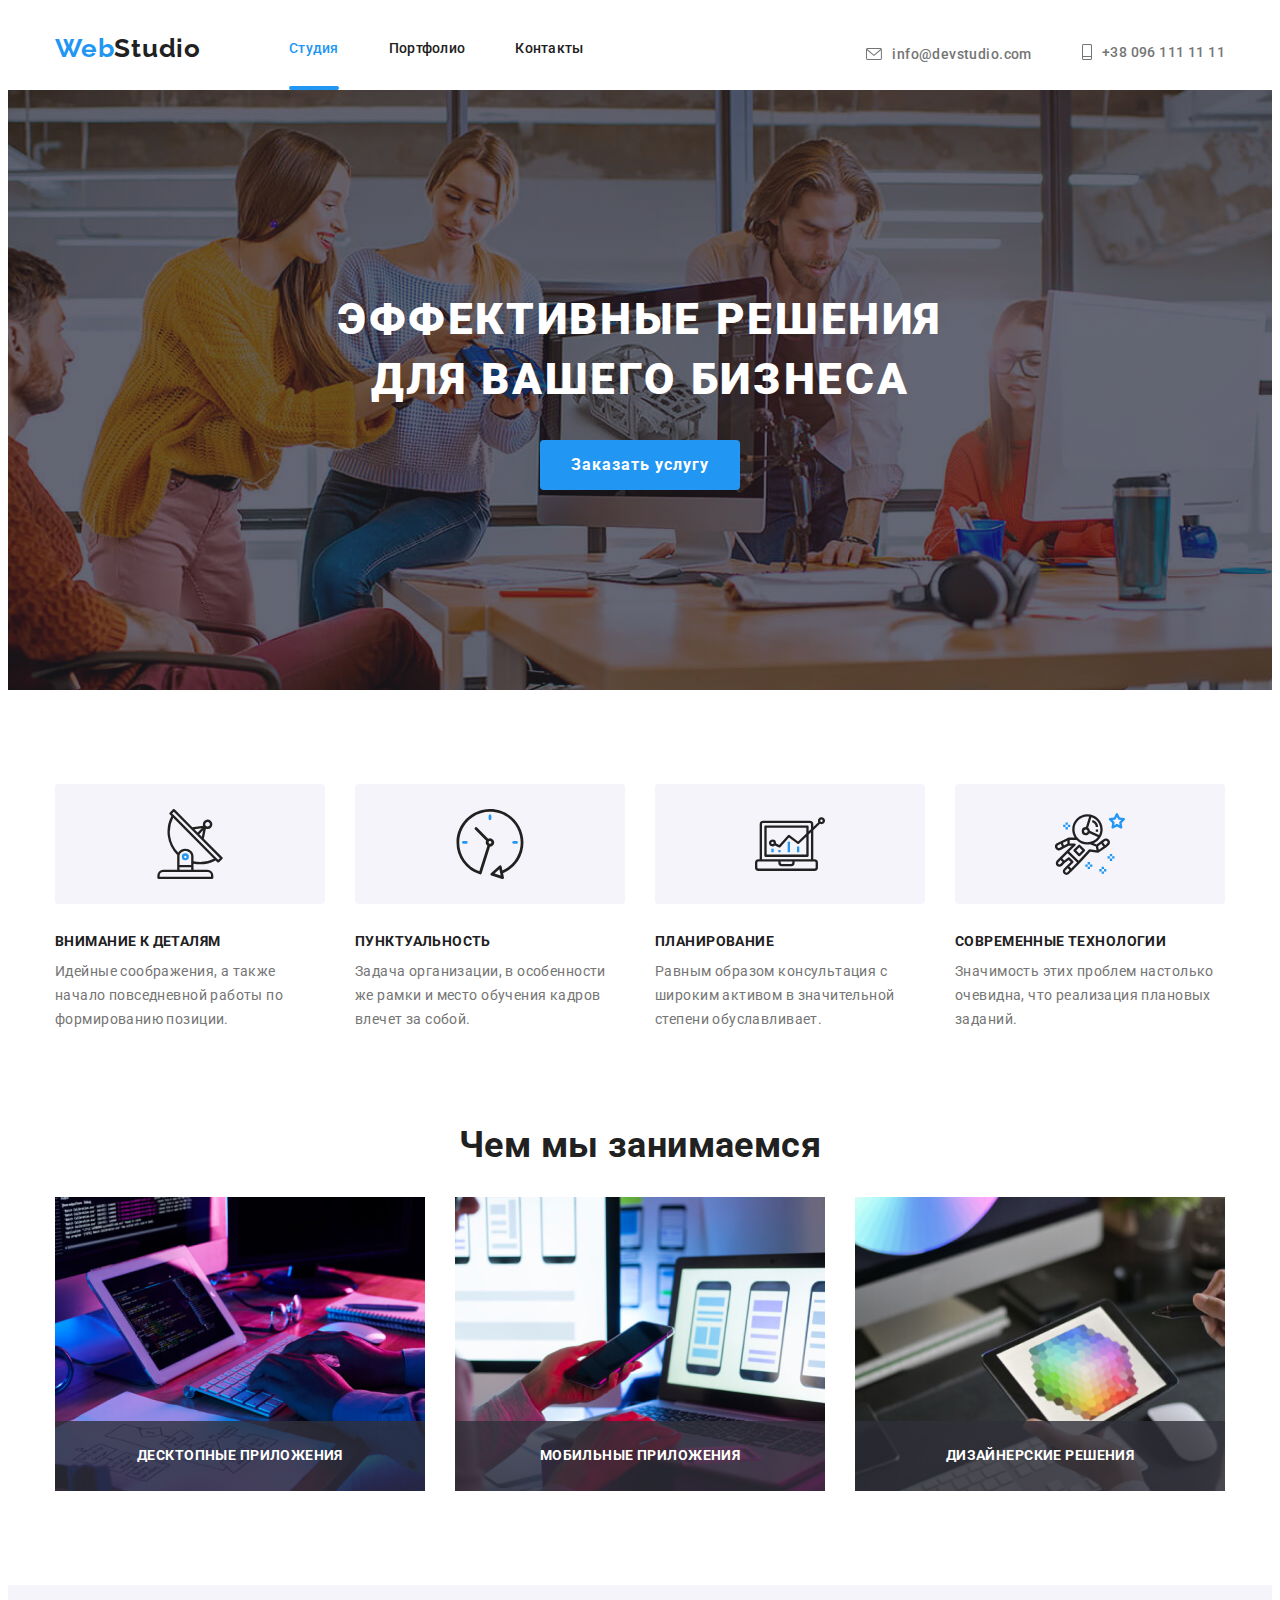
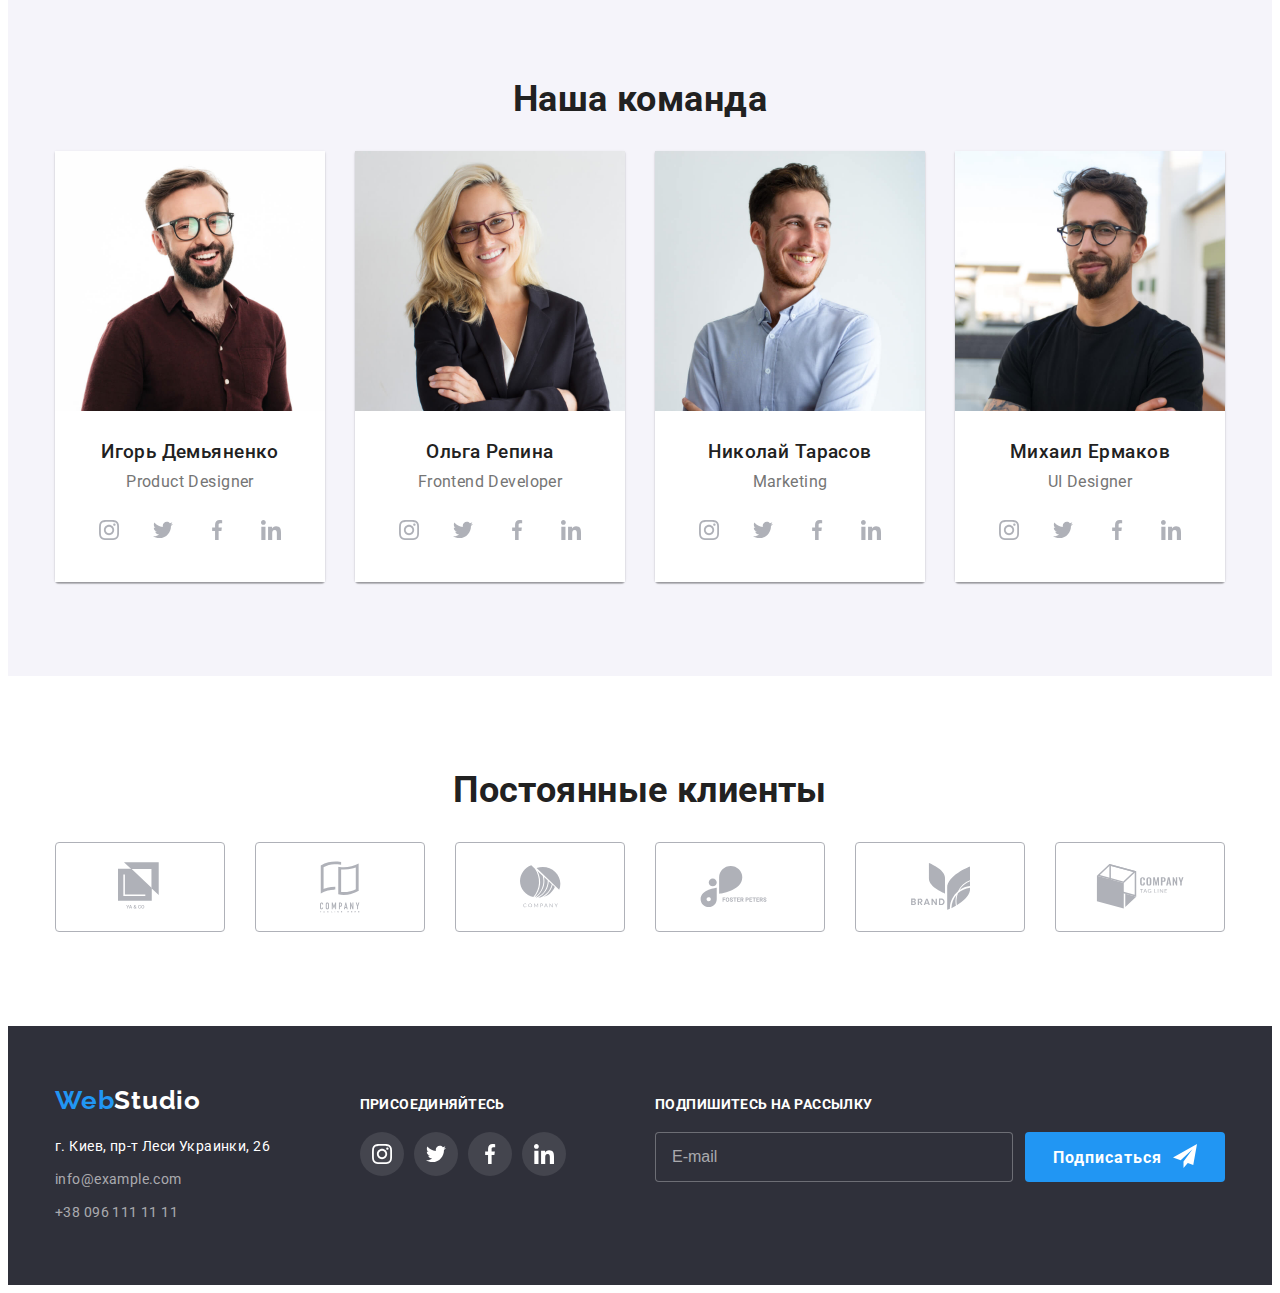
<file: index.html>
<!DOCTYPE html>
<html lang="ru">
<head>
    <meta charset="UTF-8">
    <meta name="viewport" content="width=device-width, initial-scale=1.0">
    <title>WebStudio</title>
    <link href="https://fonts.googleapis.com/css2?family=Roboto:wght@400;500;700;900&display=swap" rel="stylesheet">
    <link rel="stylesheet" href="https://cdnjs.cloudflare.com/ajax/libs/modern-normalize/1.0.0/modern-normalize.min.css" integrity="sha512-ISS7cAi1PEhQ8jnbJpJZMd29NlhNj4AWYyLOSp2CE/CsHxTCu+r+t0D2yoJudVrd0/8fTVPUVDzY5Tvli75u/g==" crossorigin="anonymous" />
    <link rel="stylesheet" href="./css/main.min.css">
   
</head>
<body> 
    <header>
        <div class="container header-container">
            <nav class="main-nav">
                <a href="./index.html" class="logo-header link"> <span class="logo-text-web">Web</span>Studio</a>
                <button type="button" class="menu-button" aria-expanded="false"  aria-controls="menu-container" data-menu-button> 
                    <svg width="40" height="40" aria-label="Переключатель мобильного меню">
                        <use class="icon-close" xlink:href="./images/spriteopt.svg#icon-close40px"></use>
                        <use class="icon-menu"xlink:href="./images/spriteopt.svg#icon-menu40px"></use>
                    </svg>
                </button>
                <ul class="list nav-box">
                    <li class="item"> <a href="./index.html" class="link nav-link current"> Студия </a> </li>
                    <li class="item"> <a href="./portfolio.html" class="link nav-link"> Портфолио</a> </li>
                    <li class="item"> <a href="#footer" class="link nav-link"> Контакты</a> </li>
                </ul>
                
            </nav>
            <ul class="list contacts-box">
                <li class="item"> <a href="mailto:info@devstudio.com" class="link contacts-link">
                    <svg class="contacts-icon email" >
                        <use xlink:href="./images/spriteopt.svg#icon-envelope"></use>
                    </svg>info@devstudio.com </a>
                </li>
                <li class="item"> <a href="tel:380961111111" class="link contacts-link"> 
                    <svg class="contacts-icon tel" >
                    <use xlink:href="./images/spriteopt.svg#icon-Vectorphone"></use>
                </svg> +38 096 111 11 11</a></li>
            </ul>
        </div>
    </header>
    <div class="mobile-container" data-menu>
    <ul class="list mobile-menu">
        <li class="item"> <a href="./index.html" class="link mobile-link current"> Студия </a> </li>
        <li class="item"> <a href="./portfolio.html" class="link mobile-link"> Портфолио</a> </li>
        <li class="item"> <a href="#footer" class="link mobile-link"> Контакты</a> </li>
    </ul>
       <ul class="list mobile-contact"> 
        <li class="item"> <a href="mailto:info@devstudio.com" class="link mobile-link contact">
                <svg class="contacts-icon email">
                    <use xlink:href="./images/spriteopt.svg#icon-envelope"></use>
                </svg>info@devstudio.com </a>
        </li>
        <li class="item"> <a href="tel:380961111111" class="link mobile-link contact">
                <svg class="contacts-icon tel" >
                    <use xlink:href="./images/spriteopt.svg#icon-Vectorphone"></use>
                </svg> +38 096 111 11 11</a></li>
    </ul>
    </div>
    
 <main>
     <!-- section hero -->
    <section class="hero-section">
        <div class="hero-container">
        <h1 class="hero-title" >Эффективные решения для вашего бизнеса</h1>
        <button type="button" class="hero-button" data-modal-open> Заказать услугу </button> 
        </div>
    </section>
    <!-- section about us -->
    
    <section class="about-us-container">
        <div class="container">
            <h2 hidden> особенности нашей работы</h2>
            <ul class="list about-us">
                <li class="about-us-item icon-space">
                    <h3 class="title about-us-title">Внимание к деталям</h3>
                    <p class="about-us-info">Идейные соображения, а также начало повседневной работы по формированию
                        позиции.</p>
                </li>
                <li class="about-us-item icon-clock">
                    <h3 class="title about-us-title">Пунктуальность</h3>
                    <p class="about-us-info">Задача организации, в особенности же рамки и место обучения кадров влечет за
                        собой.</p>
                </li>
                <li class="about-us-item icon-diagram">
                    <h3 class="title about-us-title">Планирование</h3>
                    <p class="about-us-info">Равным образом консультация с широким активом в значительной степени
                        обуславливает.</p>
                </li>
                <li class="about-us-item icon-astronaut">
                    <h3 class="title about-us-title">Современные технологии</h3>
                    <p class="about-us-info">Значимость этих проблем настолько очевидна, что реализация плановых заданий.
                    </p>
                </li>
            </ul>
        </div>
    </section>

    <!-- section what we do -->
   
    <section class="what-we-do-section">
        <div class="container">
        <h2 class="title-middle">Чем мы занимаемся</h2>
    <ul class="list what-we-do">
        <li class="item">
            <a href=""> <img srcset="./images/desktop/img.jpg 1x, ./images/desktop/img1pic2x-min.jpg 2x" src="./images/desktop/img.jpg" alt="1" height="294"></a>
            <p class="title what-we-do-title"> Десктопные приложения</p>
        </li>
        <li class="item">
            <a href=""> <img srcset="./images/desktop/img2.jpg 1x, ./images/desktop/img2pic2x-min.jpg 2x" src="./images/desktop/img2.jpg" alt="2" height="294"></a>
            <p class="title what-we-do-title">Мобильные приложения</p>
        </li>
        <li class="item">
            <a href=""> <img srcset="./images/desktop/img3.jpg 1x, ./images/desktop/img3pic2x-min.jpg 2x" src="./images/desktop/img3.jpg" alt="3" height="294"></a>
            <p class="title what-we-do-title">Дизайнерские решения</p>
        </li>
    </ul>
</div>
    </section>

    <!-- section our team -->
<section class="our-team-section">
<div class="container">
<h2 class="title-middle">Наша команда</h2>
            <ul class="list team">
                <li class="team-card">
    <picture>
    <source srcset="./images/desktop/imgpm.jpg 1x, ./images/desktop/imgpm2x-min.jpg 2x" media="(min-width: 1200px)"  />
    <source srcset="./images/tablet/imgpd1x-min.jpg 1x, ./images/tablet/imgpd2x-min.jpg 2x" media="(min-width: 768px)" />
    <source srcset="./images/mobile/imgpm1x-min.jpg 1x, ./images/mobile/imgpm2x.jpg 2x" media="(min-width: 480px)" />
    <img src="./images/desktop/imgpm.jpg" alt="фото-игоря" height="260">
    </picture>

<div class="card-info">
<h3 class="title name">Игорь Демьяненко</h3>
<p lang="en" class="position"> Product Designer</p>

<ul class="list social-box">
    <li class="social-list">
        <a href="" class="socialmedia">
            <svg class="socialmedia-icon">
                <use xlink:href="./images/spriteopt.svg#icon-instagram-2">
                </use>
            </svg></a>
    </li>
    <li class="social-list">
        <a href="" class="socialmedia">
            <svg class="socialmedia-icon">
                <use xlink:href="./images/spriteopt.svg#icon-twitter-1">
                </use>
            </svg></a>
    </li>
    <li class="social-list">
        <a href="" class="socialmedia">
            <svg class="socialmedia-icon">
                <use xlink:href="./images/spriteopt.svg#icon-facebook-1">
                </use>
            </svg></a>
    </li>
    <li class="social-list">
        <a href="" class="socialmedia">
            <svg class="socialmedia-icon">
                <use xlink:href="./images/spriteopt.svg#icon-linkedin-1">
                </use>
            </svg></a>
    </li>
</ul>                  
</div>
                </li>
                <li class="team-card">
                    <picture>
                        <source srcset="./images/desktop/imgfd.jpg 1x, ./images/desktop/imgfd2x-min.jpg 2x" media="(min-width: 1200px)" />
                        <source srcset="./images/tablet/imgfd1x.jpg 1x, ./images/tablet/imgfd2x.jpg 2x"
                            media="(min-width: 768px)" />
                        <source srcset="./images/mobile/imgfd1x-min.jpg 1x, ./images/mobile/imgfd2x.jpg 2x" media="(min-width: 480px)" />
                        <img src="./images/desktop/imgfd.jpg" alt="фото-ольги" height="260">
                    </picture>
                    <div class="card-info">
                    <h3 class="title name">Ольга Репина</h3>
                    <p lang="en" class="position"> Frontend Developer</p>
                <ul class="list social-box">
                    <li class="social-list">
                        <a href="" class="socialmedia">
                            <svg class="socialmedia-icon">
                                <use xlink:href="./images/spriteopt.svg#icon-instagram-2">
                                </use>
                            </svg></a>
                    </li>
                    <li class="social-list">
                        <a href="" class="socialmedia">
                            <svg class="socialmedia-icon">
                                <use xlink:href="./images/spriteopt.svg#icon-twitter-1">
                                </use>
                            </svg></a>
                    </li>
                    <li class="social-list">
                        <a href="" class="socialmedia">
                            <svg class="socialmedia-icon">
                                <use xlink:href="./images/spriteopt.svg#icon-facebook-1">
                                </use>
                            </svg></a>
                    </li>
                    <li class="social-list">
                        <a href="" class="socialmedia">
                            <svg class="socialmedia-icon">
                                <use xlink:href="./images/spriteopt.svg#icon-linkedin-1">
                                </use>
                            </svg></a>
                    </li>
                </ul>
                </div>
                </li>
                <li class="team-card">
                    <picture>
                        <source srcset="./images/desktop/imgm.jpg 1x, ./images/desktop/imggm2x-min.jpg 2x" media="(min-width: 1200px)" />
                        <source srcset="./images/tablet/imgm1x-min.jpg 1x, ./images/tablet/imgm2x-min.jpg 2x" media="(min-width: 768px)" />
                        <source srcset="./images/mobile/imggm1x-min.jpg 1x, ./images/mobile/imggm2x.jpg 2x" media="(min-width: 480px)" />
                        <img src="./images/desktop/imgm.jpg" alt="фото-николая" height="260">
                    </picture>
                    
                    <div class="card-info">
                    <h3 class="title name">Николай Тарасов</h3>
                    <p lang="en" class="position"> Marketing</p>
                    <ul class="list social-box">
                        <li class="social-list">
                            <a href="" class="socialmedia">
                                <svg class="socialmedia-icon">
                                    <use xlink:href="./images/spriteopt.svg#icon-instagram-2">
                                    </use>
                                </svg></a>
                        </li>
                        <li class="social-list">
                            <a href="" class="socialmedia">
                                <svg class="socialmedia-icon">
                                    <use xlink:href="./images/spriteopt.svg#icon-twitter-1">
                                    </use>
                                </svg></a>
                        </li>
                        <li class="social-list">
                            <a href="" class="socialmedia">
                                <svg class="socialmedia-icon">
                                    <use xlink:href="./images/spriteopt.svg#icon-facebook-1">
                                    </use>
                                </svg></a>
                        </li>
                        <li class="social-list">
                            <a href="" class="socialmedia">
                                <svg class="socialmedia-icon">
                                    <use xlink:href="./images/spriteopt.svg#icon-linkedin-1">
                                    </use>
                                </svg></a>
                        </li>
                    </ul>
                    </div>
                </li>
                <li class="team-card">
                    <picture>
                        <source srcset="./images/desktop/imgui.jpg 1x, ./images/desktop/imgui2x-min.jpg 2x" media="(min-width: 1200px)" />
                        <source srcset="./images/tablet/imgui1x-min.jpg 1x, ./images/tablet/imgui2x-min.jpg 2x" media="(min-width: 768px)" />
                        <source srcset="./images/mobile/imgui1x-min.jpg 1x, ./images/mobile/imgui2x.jpg 2x" media="(min-width: 480px)" />
                        <img src="./images/desktop/imgui.jpg" alt="фото-михаила" height="260">
                    </picture>
                    
                    <div class="card-info">
                    <h3 class="title name">Михаил Ермаков</h3>
                    <p lang="en" class="position"> UI Designer</p>
                <ul class="list social-box">
                    <li class="social-list">
                        <a href="" class="socialmedia">
                            <svg class="socialmedia-icon">
                                <use xlink:href="./images/spriteopt.svg#icon-instagram-2">
                                </use>
                            </svg></a>
                    </li>
                    <li class="social-list">
                        <a href="" class="socialmedia">
                            <svg class="socialmedia-icon">
                                <use xlink:href="./images/spriteopt.svg#icon-twitter-1">
                                </use>
                            </svg></a>
                    </li>
                    <li class="social-list">
                        <a href="" class="socialmedia">
                            <svg class="socialmedia-icon">
                                <use xlink:href="./images/spriteopt.svg#icon-facebook-1">
                                </use>
                            </svg></a>
                    </li>
                    <li class="social-list">
                        <a href="" class="socialmedia">
                            <svg class="socialmedia-icon">
                                <use xlink:href="./images/spriteopt.svg#icon-linkedin-1">
                                </use>
                            </svg></a>
                    </li>
                </ul>
                </div>
                </li>
            </ul>
        </div>
        </section>
    <section class="clients-section">
        <div class="container">
        <h3 class="title-middle">Постоянные клиенты</h3>
        <ul class="list clients-box">
            <li class="item"><a href="" class="clientlogo"><svg  width="45" height="50">
                <use xlink:href="./images/spriteopt.svg#icon-logo1" ></use>
            </svg></a></li>
            <li class="item"><a href=""class="clientlogo"><svg width="40" height="52">
                <use xlink:href="./images/spriteopt.svg#icon-logo2" ></use>
            </svg></a></li>
            <li class="item"><a href=""class="clientlogo"><svg width="41" height="43">
                <use xlink:href="./images/spriteopt.svg#icon-logo3" ></use>
            </svg></a></li>
            <li class="item"><a href=""class="clientlogo"><svg width="80" height="42">
                <use xlink:href="./images/spriteopt.svg#icon-logo4" ></use>
            </svg></a></li>
            <li class="item"><a href=""class="clientlogo"><svg width="59" height="47">
                <use xlink:href="./images/spriteopt.svg#icon-logo5" ></use>
            </svg></a></li>
            <li class="item"><a href=""class="clientlogo"><svg width="89" height="45">
                <use xlink:href="./images/spriteopt.svg#icon-logo6" ></use>
            </svg></a></li>
        </ul>
      </div>
    </section>
 </main>
 
 <footer id="footer" class="footer-section " >
    <div class="container footer-container">
    <div class="adress">
    <a href="" class="logo-footer link"> <span class="logo-text-web">Web</span>Studio</a>
    <address>
        <ul class="list adress-list">
            <li> <a href="https://goo.gl/maps/kVWGbVpcU5Uk7s2LA" class="link adress-map "> г. Киев, пр-т Леси Украинки, 26</a> </li>
            <li > <a href="mailto:info@example.com" class="link adress-link">info@example.com</a>  </li>
            <li > <a href="tel:380961111111" class="link adress-link"> +38 096 111 11 11</a></li>
        </ul>
    </address>
</div>
<div class="join-us">
<h3 class="footer-title">Присоединяйтесь</h3>
<ul class="list social-box-footer">
    <li class="social-list">
        <a href="" class="socialmedia-foot">
            <svg class="socialmedia-icon">
                <use xlink:href="./images/spriteopt.svg#icon-instagram-2foot">
                </use>
            </svg></a>
    </li>
    <li class="social-list">
        <a href="" class="socialmedia-foot">
            <svg class="socialmedia-icon">
                <use xlink:href="./images/spriteopt.svg#icon-twitter-1foot">
                </use>
            </svg></a>
    </li>
    <li class="social-list">
        <a href="" class="socialmedia-foot">
            <svg class="socialmedia-icon">
                <use xlink:href="./images/spriteopt.svg#icon-facebook-1foot">
                </use>
            </svg></a>
    </li>
    <li class="social-list">
        <a href="" class="socialmedia-foot">
            <svg class="socialmedia-icon">
                <use xlink:href="./images/spriteopt.svg#icon-linkedin-1foot">
                </use>
            </svg></a>
    </li>
</ul>
</div>
<div class="subscribe">
    <h3 class="footer-title">Подпишитесь на рассылку</h3>
    <form class="subscribe-form">
        <input type="email" placeholder="E-mail" name="subscribe-email" class="subscribe-input">
        <button type="submit" class="subscribe-btn"> 
            <svg class="btn-icon">
            <use xlink:href="./images/spriteopt.svg#icon-iconsend">
            </use>
        </svg>Подписаться</button>
    </form>

</div>
</div>
 </footer>
 <div class="backdrop is-hidden" data-modal>
     <div class="modal">
         <button class="close-modal-btn" data-modal-close>
            <svg class="close-icon">
                <use xlink:href="./images/spriteopt.svg#icon-close-black">
                </use>
            </svg> </button>
<h3 class="modal-title">Оставьте свои данные, мы вам перезвоним</h3>
<form autocomplete="off">
    <div role="group" class="modal-form">
        <div class="form-field">
            <label for="name" class="form-label">Имя</label>
        <input type="text" id="name" name="user-name" autofocus class="form-input">
        <svg class="input-icon">
            <use xlink:href="./images/spriteopt.svg#icon-person-black">
            </use>
        </svg>
    </div>
        <div class="form-field">
            <label for="tel" class="form-label">Телефон</label>
        <input type="text" id="tel" name="user-phone" class="form-input">
        <svg class="input-icon">
            <use xlink:href="./images/spriteopt.svg#icon-phone-black">
            </use>
        </svg>
    </div>
        <div class="form-field">
        <label for="mail" class="form-label">Почта</label>
        <input type="text" id="mail"  name="user-email" class="form-input">
        <svg class="input-icon">
            <use xlink:href="./images/spriteopt.svg#icon-email-black">
            </use>
        </svg>
        </div>
        <div class="form-field">
            <label for="comments" class="form-label">Комментарии</label>
        <textarea  class="form-input textarea" id="comments" name="user-comments" cols="30" rows="5" placeholder="Введите текст"></textarea>
    </div>
    </div>
    <div class="check-contract-terms">
    <label class="check-label">
<input type="checkbox" class="check-input" name="user-agreement" required>
<svg class="check-icon">
    <use xlink:href="./images/spriteopt.svg#icon-icon-check">
    </use>
</svg>
<p class="contract-terms">Соглашаюсь с рассылкой и принимаю <a href="" class="terms-link">Условия договора</a> </p>
    </label>
    </div>

    <button type="submit" class="send-btn"> Отправить</button>
</form>

     </div>

 </div>

<script src="./js/menu.js"></script>
<script src="./js/modal.js"></script>
</body>
</html>
</file>
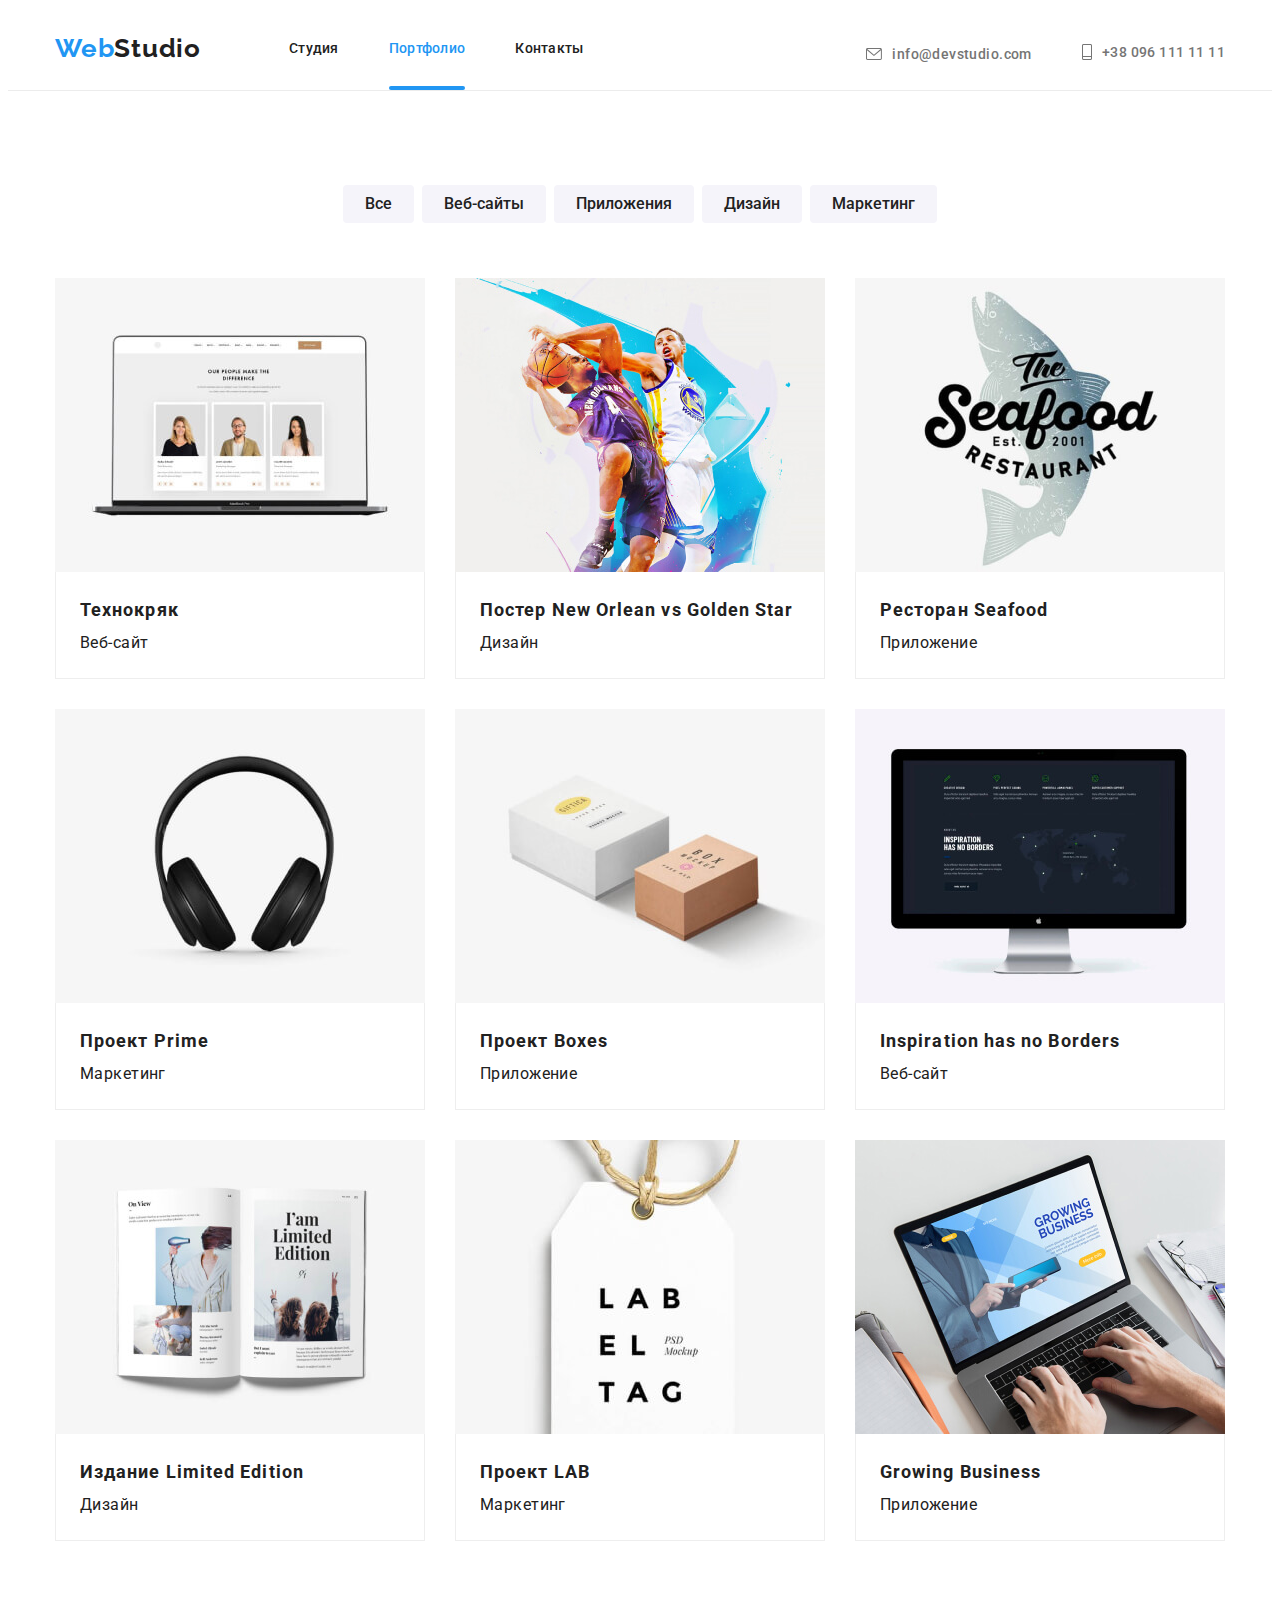
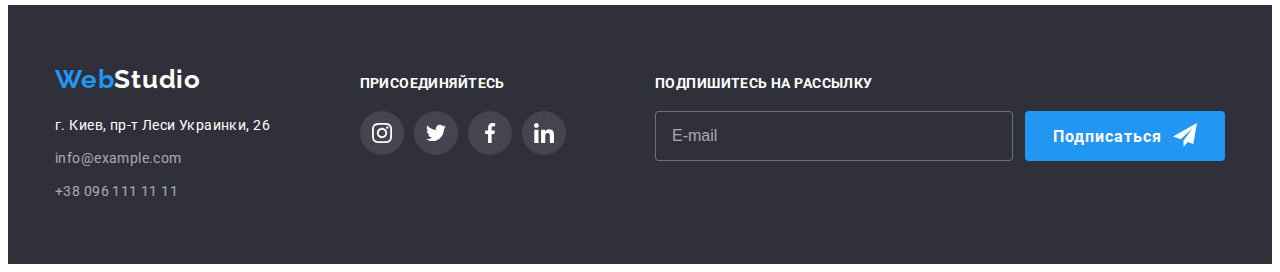
<file: portfolio.html>
<!DOCTYPE html>
<html lang="ru">
<head>
    <meta charset="UTF-8">
    <meta name="viewport" content="width=device-width, initial-scale=1.0">
    <title>Porfolio</title>
    <link href="https://fonts.googleapis.com/css2?family=Roboto:wght@400;500;700&display=swap" rel="stylesheet">
    <link rel="stylesheet" href="https://cdnjs.cloudflare.com/ajax/libs/modern-normalize/1.0.0/modern-normalize.min.css" integrity="sha512-ISS7cAi1PEhQ8jnbJpJZMd29NlhNj4AWYyLOSp2CE/CsHxTCu+r+t0D2yoJudVrd0/8fTVPUVDzY5Tvli75u/g==" crossorigin="anonymous" />
    <link rel="stylesheet" href="./css/main.min.css">
</head>
<body>
    <header class="header-border"> 
        <div class="container header-container">
        <nav class="main-nav"> 
        <a href="./index.html" class="logo-header link"> <span class="logo-text-web">Web</span>Studio</a>
    <button type="button" class="menu-button" aria-expanded="false" aria-controls="menu-container" data-menu-button>
        <svg width="40" height="40" aria-label="Переключатель мобильного меню">
            <use class="icon-close" xlink:href="./images/spriteopt.svg#icon-close40px"></use>
            <use class="icon-menu" xlink:href="./images/spriteopt.svg#icon-menu40px"></use>
        </svg>
    </button>
        <ul class="list nav-box">
        <li class="item"> <a href="./index.html" class="link nav-link"> Студия </a> </li>
        <li class="item"> <a href="./portfolio.html" class="link nav-link current"> Портфолио</a>  </li>
        <li class="item"> <a href="#footer" class="link nav-link"> Контакты</a> </li>
    </ul>
</nav>
    <ul class="list contacts-box"> 
        <li class="item"> <a href="mailto:info@devstudio.com" class="link contacts-link">
                <svg class="contacts-icon email">
                    <use xlink:href="./images/spriteopt.svg#icon-envelope"></use>
                </svg>info@devstudio.com </a>
        </li>
        <li class="item"> <a href="tel:380961111111" class="link contacts-link">
                <svg class="contacts-icon tel">
                    <use xlink:href="./images/spriteopt.svg#icon-Vectorphone"></use>
                </svg> +38 096 111 11 11</a></li>
    </ul>
    </div>
    </header>
    <div class="mobile-container" data-menu>
        <ul class="list mobile-menu">
            <li class="item"> <a href="./index.html" class="link mobile-link"> Студия </a> </li>
            <li class="item"> <a href="./portfolio.html" class="link mobile-link current"> Портфолио</a> </li>
            <li class="item"> <a href="#footer" class="link mobile-link"> Контакты</a> </li>
        </ul>
        <ul class="list mobile-contact">
            <li class="item"> <a href="mailto:info@devstudio.com" class="link mobile-link contact">
                    <svg class="contacts-icon email" >
                        <use xlink:href="./images/spriteopt.svg#icon-envelope"></use>
                    </svg>info@devstudio.com </a>
            </li>
            <li class="item"> <a href="tel:380961111111" class="link mobile-link contact">
                    <svg class="contacts-icon tel">
                        <use xlink:href="./images/spriteopt.svg#icon-Vectorphone"></use>
                    </svg> +38 096 111 11 11</a></li>
        </ul>
    </div>
        <main>
        <!-- section filter -->
<section class="our-projects">
<div class="container">
    <h1 hidden>our services</h1>
    <ul class="list filter-box">
        <li class="item"> <button type="button" class="filter-button"> Все </button> </li>
        <li class="item">  <button type="button" class="filter-button"> Веб-сайты</button></li>
        <li class="item">  <button type="button" class="filter-button"> Приложения</button></li>
        <li class="item"><button type="button" class="filter-button"> Дизайн</button> </li>
        <li class="item"> <button type="button" class="filter-button"> Маркетинг</button> </li>
    </ul>
<!-- section projects preview-->
    <ul class="list project-list">
        <li class="project-card">
            <a href="" class="link project-link">
            <div  class="card-overlay">
                <picture>
                    <source srcset="./images/desktop/imgtehno.jpg 1x, ./images/desktop/imgtehno2x-min.jpg 2x" media="(min-width: 1200px)" />
                    <source srcset="./images/tablet/imgtehno1x-min.jpg 1x, ./images/tablet/imgtehno2x-min.jpg 2x" media="(min-width: 768px)" />
                    <source srcset="./images/mobile/imgtehno1x-min.jpg 1x, ./images/mobile/imgtehno2x.jpg 2x" media="(min-width: 480px)" />
                    <img src="./images/desktop/imgtehno.jpg" alt="Технокряк" height="294">
                </picture>
            <p class="description"> Технокряк это современная площадка распространения коронавируса. Компании используют эту
                платформу для цифрового шпионажа и атак на защищённые сервера конкурентов.</p>
            </div>
            <div class="project-info">
            <h2 class="title project-title">Технокряк</h2>
            <p class="project-topic"> Веб-сайт</p>
        </div>
        </a>
        </li>
        <li class="project-card">
            <a href="" class="link project-link">
                <div class="card-overlay">
                    <picture>
                        <source srcset="./images/desktop/imggoldenstar.jpg 1x, ./images/desktop/imggolden2x-min.jpg 2x"
                            media="(min-width: 1200px)" />
                        <source srcset="./images/tablet/imggolden1x.jpg 1x, ./images/tablet/imggolden2x.jpg 2x"
                            media="(min-width: 768px)" />
                        <source srcset="./images/mobile/imggoldens1x-min.jpg 1x, ./images/mobile/imggoldenstar2x.jpg 2x"
                            media="(min-width: 480px)" />
                        <img src="./images/desktop/imggoldenstar.jpg"  alt= "Постер New Orlean vs Golden Star" height="294"> 
                    </picture>
            
            <p class="description"> Технокряк это современная площадка распространения коронавируса. Компании используют эту
                платформу для цифрового шпионажа и атак на защищённые сервера конкурентов.</p>
                </div>
            <div class="project-info">
            <h2 class="title project-title">Постер New Orlean vs Golden Star</h2>
            <p class="project-topic"> Дизайн</p>
        </div>
        </a>
        </li>
        <li class="project-card">
             <a href="" class="link project-link">
                <div class="card-overlay">
                    <picture>
                        <source srcset="./images/desktop/imgseafood.jpg 1x, ./images/desktop/imgseafood2x-min.jpg 2x"
                            media="(min-width: 1200px)" />
                        <source srcset="./images/tablet/imgseafood1x-min.jpg 1x, ./images/tablet/imgseafood2x-min.jpg 2x"
                            media="(min-width: 768px)" />
                        <source srcset="./images/mobile/imgseafood1x-min.jpg 1x, ./images/mobile/imgseafood2x.jpg 2x"
                            media="(min-width: 480px)" />
                        <img src="./images/desktop/imgseafood.jpg" alt="Ресторан Seafood" height="294">
                    </picture>
                
                <p class="description"> Технокряк это современная площадка распространения коронавируса. Компании используют эту
                    платформу для цифрового шпионажа и атак на защищённые сервера конкурентов.</p>
                </div>
             <div class="project-info">
             <h2 class="title project-title">Ресторан Seafood</h2>
            <p class="project-topic"> Приложение</p>
        </div>
        </a>
        </li>
        <li class="project-card">
            <a href="" class="link project-link">
                <div class="card-overlay">
                    <picture>
                        <source srcset="./images/desktop/imgprime.jpg 1x, ./images/desktop/imgprime2x-min.jpg 2x"
                            media="(min-width: 1200px)" />
                        <source srcset="./images/tablet/imgprime1x-min.jpg 1x, ./images/tablet/imgprime2x-min.jpg 2x"
                            media="(min-width: 768px)" />
                        <source srcset="./images/mobile/imgprime1x-min.jpg 1x, ./images/mobile/imgprime2x.jpg 2x"
                            media="(min-width: 480px)" />
                        <img src="./images/desktop/imgprime.jpg" alt="Проект Prime" height="294">
                    </picture>
               
            <p class="description"> Технокряк это современная площадка распространения коронавируса. Компании используют эту
                платформу для цифрового шпионажа и атак на защищённые сервера конкурентов.</p>
            </div>
            <div class="project-info">
            <h2 class="title project-title">Проект Prime</h2>
            <p class="project-topic"> Маркетинг</p>
        </div>
        </a>
        </li>
        <li class="project-card">
            <a href=""class="link project-link">
                <div class="card-overlay">
                    <picture>
                        <source srcset="./images/desktop/imgboxes.jpg 1x, ./images/desktop/imgboxes2x-min.jpg 2x"
                            media="(min-width: 1200px)" />
                        <source srcset="./images/tablet/imgboxes1x.jpg 1x, ./images/tablet/imgboxes2x.jpg 2x"
                            media="(min-width: 768px)" />
                        <source srcset="./images/mobile/imgboxes1x-min.jpg 1x, ./images/mobile/imgboxes2x.jpg 2x"
                            media="(min-width: 480px)" />
                        <img src="./images/desktop/imgboxes.jpg" alt="Проект Boxes" height="294">
                    </picture>
                
                <p class="description">  Технокряк это современная площадка распространения коронавируса. Компании используют эту
                    платформу для цифрового шпионажа и атак на защищённые сервера конкурентов.</p>
                </div>
            <div class="project-info">
            <h2 class="title project-title">Проект Boxes</h2>
            <p class="project-topic"> Приложение</p>
        </div>
        </a>
        </li>
        <li class="project-card">
            <a href=""class="link project-link">
                <div class="card-overlay">
                    <picture>
                        <source srcset="./images/desktop/imginspiratios.jpg 1x, ./images/desktop/imginsire2x-min.jpg 2x"
                            media="(min-width: 1200px)" />
                        <source srcset="./images/tablet/imginspir1x.jpg 1x, ./images/tablet/imginspir2x.jpg 2x" media="(min-width: 768px)" />
                        <source srcset="./images/mobile/imginspir1x-min.jpg 1x, ./images/mobile/imginspir2x.jpg 2x"
                            media="(min-width: 480px)" />
                        <img src="./images/desktop/imginspiratios.jpg" alt="Inspiration has no Borders" height="294">
                    </picture>
                    
                <p class="description">  Технокряк это современная площадка распространения коронавируса. Компании используют эту
                    платформу для цифрового шпионажа и атак на защищённые сервера конкурентов.</p>
                </div>
            <div class="project-info">
            <h2 class="title project-title">Inspiration has no Borders</h2>
            <p class="project-topic"> Веб-сайт</p>
        </div>
    </a>
        </li>
        <li class="project-card">
             <a href="" class="link project-link">
                <div class="card-overlay">
                    <picture>
                        <source srcset="./images/desktop/imglimedition.jpg 1x, ./images/desktop/imglimit2x-min.jpg 2x"
                            media="(min-width: 1200px)" />
                        <source srcset="./images/tablet/imglimit1x-min.jpg 1x, ./images/tablet/imglimit2x-min.jpg 2x"
                            media="(min-width: 768px)" />
                        <source srcset="./images/mobile/imglimedition1x-min.jpg 1x, ./images/mobile/imglimedition2x.jpg 2x"
                            media="(min-width: 480px)" />
                        <img src="./images/desktop/imglimedition.jpg" alt="Издание Limited Edition" height="294">
                    </picture>
                
                <p class="description">  Технокряк это современная площадка распространения коронавируса. Компании используют эту
                    платформу для цифрового шпионажа и атак на защищённые сервера конкурентов.</p>
                </div>
             <div class="project-info">
             <h2 class="title project-title">Издание Limited Edition</h2>
            <p class="project-topic"> Дизайн</p>
        </div>
        </a>
        </li>
        <li class="project-card">
            <a href=""class="link project-link">
                <div class="card-overlay">
                    <picture>
                        <source srcset="./images/desktop/imglab.jpg 1x, ./images/desktop/imglab2x-min.jpg 2x"
                            media="(min-width: 1200px)" />
                        <source srcset="./images/tablet/imglab1x.jpg 1x, ./images/tablet/imglab2x.jpg 2x"
                            media="(min-width: 768px)" />
                        <source srcset="./images/mobile/imglab1x-min.jpg 1x, ./images/mobile/imglab2x.jpg 2x"
                            media="(min-width: 480px)" />
                        <img src="./images/desktop/imglab.jpg" alt="Проект LAB" height="294">
                    </picture>
  
            <p class="description"> Технокряк это современная площадка распространения коронавируса. Компании используют эту
                платформу для цифрового шпионажа и атак на защищённые сервера конкурентов.</p>
            </div>
            <div class="project-info">
            <h2 class="title project-title">Проект LAB</h2>
            <p class="project-topic"> Маркетинг</p>
        </div>
        </a>
        </li>
        <li class="project-card">
            <a href=""class="link project-link">
                <div class="card-overlay">
                    <picture>
                        <source srcset="./images/desktop/imggowbuss.jpg 1x, ./images/desktop/imggrowing2x-min.jpg 2x" media="(min-width: 1200px)" />
                        <source srcset="./images/tablet/imggrowbus2x.jpg 1x, ./images/tablet/imggrowbus2x.jpg 2x" media="(min-width: 768px)" />
                        <source srcset="./images/mobile/imgdowbuss1x-min.jpg 1x, ./images/mobile/imgdowbuss2x.jpg 2x" media="(min-width: 480px)" />
                        <img src="./images/desktop/imggowbuss.jpg" alt="Growing Business" height="294">
                    </picture>
    
            <p class="description">  Технокряк это современная площадка распространения коронавируса. Компании используют эту
                платформу для цифрового шпионажа и атак на защищённые сервера конкурентов.</p>
            </div>
             <div class="project-info">
            <h2 class="title project-title">Growing Business</h2>
            <p class="project-topic"> Приложение</p>
            </div>
            </a>
        </li>
       
    </ul>
</div>
</section>
</main>
<footer id="footer" class="footer-section ">
    <div class="container footer-container">
        <div class="adress">
            <a href="" class="logo-footer link"> <span class="logo-text-web">Web</span>Studio</a>
            <address>
                <ul class="list adress-list">
                    <li> <a href="https://goo.gl/maps/kVWGbVpcU5Uk7s2LA" class="link adress-map "> г. Киев, пр-т Леси
                            Украинки, 26</a> </li>
                    <li> <a href="mailto:info@example.com" class="link adress-link">info@example.com</a> </li>
                    <li> <a href="tel:380961111111" class="link adress-link"> +38 096 111 11 11</a></li>
                </ul>
            </address>
        </div>
        <div class="join-us">
            <h3 class="footer-title">Присоединяйтесь</h3>
            <ul class="list social-box-footer">
                <li class="social-list">
                    <a href="" class="socialmedia-foot">
                        <svg class="socialmedia-icon">
                            <use xlink:href="./images/spriteopt.svg#icon-instagram-2foot">
                            </use>
                        </svg></a>
                </li>
                <li class="social-list">
                    <a href="" class="socialmedia-foot">
                        <svg class="socialmedia-icon">
                            <use xlink:href="./images/spriteopt.svg#icon-twitter-1foot">
                            </use>
                        </svg></a>
                </li>
                <li class="social-list">
                    <a href="" class="socialmedia-foot">
                        <svg class="socialmedia-icon">
                            <use xlink:href="./images/spriteopt.svg#icon-facebook-1foot">
                            </use>
                        </svg></a>
                </li>
                <li class="social-list">
                    <a href="" class="socialmedia-foot">
                        <svg class="socialmedia-icon">
                            <use xlink:href="./images/spriteopt.svg#icon-linkedin-1foot">
                            </use>
                        </svg></a>
                </li>
            </ul>
        </div>
        <div class="subscribe">
            <h3 class="footer-title">Подпишитесь на рассылку</h3>
            <form class="subscribe-form">
                <input type="email" placeholder="E-mail" name="subscribe-email" class="subscribe-input">
                <button type="submit" class="subscribe-btn">
                    <svg class="btn-icon">
                        <use xlink:href="./images/spriteopt.svg#icon-iconsend">
                        </use>
                    </svg>Подписаться</button>
            </form>

        </div>
    </div>
</footer>
<script src="./js/menu.js"></script>
</body>
</html>
</file>
<file: css/main.min.css>
@font-face{font-family:"Raleway";font-style:normal;font-weight:400;src:url("../fonts/raleway-v18-latin_cyrillic-regular.eot");src:local(""),url("../fonts/raleway-v18-latin_cyrillic/raleway-v18-latin_cyrillic-regular.eot?#iefix") format("embedded-opentype"),url("../fonts/raleway-v18-latin_cyrillic/raleway-v18-latin_cyrillic-regular.woff2") format("woff2"),url("../fonts/raleway-v18-latin_cyrillic/raleway-v18-latin_cyrillic-regular.woff") format("woff"),Modern Browsers url("../fonts/raleway-v18-latin_cyrillic/raleway-v18-latin_cyrillic-regular.ttf") format("truetype"),url("../fonts/raleway-v18-latin_cyrillic/raleway-v18-latin_cyrillic-regular.svg#Raleway") format("svg")}@font-face{font-family:"Raleway";font-style:normal;font-weight:700;src:url("../fonts/raleway-v18-latin_cyrillic/raleway-v18-latin_cyrillic-700.eot");src:local(""),url("../fonts/raleway-v18-latin_cyrillic/raleway-v18-latin_cyrillic-700.eot?#iefix") format("embedded-opentype"),url("../fonts/raleway-v18-latin_cyrillic/raleway-v18-latin_cyrillic-700.woff2") format("woff2"),url("../fonts/raleway-v18-latin_cyrillic/raleway-v18-latin_cyrillic-700.woff") format("woff"),url("../fonts/raleway-v18-latin_cyrillic/raleway-v18-latin_cyrillic-700.ttf") format("truetype"),url("../fonts/raleway-v18-latin_cyrillic/raleway-v18-latin_cyrillic-700.svg#Raleway") format("svg")}.main-nav .nav-link:hover,.main-nav .nav-link:focus,.contacts-link:hover .contacts-icon,.contacts-link:focus .contacts-icon,.contacts-link:hover,.contacts-link:focus,.menu-button:hover,.menu-button:focus,.mobile-link:hover,.mobile-link:focus,.hero-button:hover,.hero-button:focus,.subscribe-btn:hover,.send-btn:hover,.subscribe-btn:focus,.send-btn:focus,.subscribe-btn:hover .btn-icon,.send-btn:hover .btn-icon,.subscribe-btn:focus .btn-icon,.send-btn:focus .btn-icon,.socialmedia:hover,.socialmedia-foot:hover,.socialmedia:focus,.socialmedia-foot:focus,.clientlogo:hover,.clientlogo:focus,.filter-button:hover,.filter-button:focus,.project-link:hover,.project-link:focus,.project-link:hover .card-overlay .description,.project-link:focus .card-overlay .description,.footer-container .adress-list .adress-link:hover,.footer-container .adress-list .adress-link:focus,.backdrop,.modal,.close-modal-btn:hover .close-icon,.close-modal-btn:focus .close-icon,.check-input:checked+.check-icon,.check-input:checked:focus+.check-icon,.form-input:focus,.form-input:focus+.input-icon{transition-duration:250ms;transition-timing-function:cubic-bezier(0.4, 0, 0.2, 1)}html{box-sizing:border-box}*,*::before,*::after{box-sizing:inherit}h1,h2,h3,p{margin:0}body{font-family:"Roboto", sans-serif;font-size:14px;font-weight:400;color:#212121;line-height:1.14;letter-spacing:0.03em}img{display:block;max-width:100%;height:auto}address{font-style:normal}.link{text-decoration:none}.title{font-weight:700}.title-middle{font-size:36px;font-weight:700;line-height:1.16;text-align:center;padding-bottom:30px}.list{list-style:none;margin:0;padding:0}.container{padding-left:15px;padding-right:15px;margin-left:auto;margin-right:auto;padding-top:60px;padding-bottom:60px}@media screen and (min-width: 480px){.container{width:480px}}@media screen and (min-width: 768px){.container{width:768px}}@media screen and (min-width: 1200px){.container{width:1200px;padding-top:94px;padding-bottom:94px}}.header-border{border-bottom:1px solid #ececec}.header-container{padding-bottom:16px;padding-top:16px}@media screen and (min-width: 768px){.header-container{display:flex;justify-content:space-between;align-items:center;padding-top:0;padding-bottom:0}}@media screen and (min-width: 1200px){.header-container{display:flex;justify-content:flex-end;align-items:center;padding-top:0;padding-bottom:0}}.main-nav{display:flex;align-items:center;justify-content:space-between}@media screen and (min-width: 1200px){.main-nav{display:flex;align-items:center;margin-right:auto;letter-spacing:0.02em}}.main-nav .nav-box{display:none}@media screen and (min-width: 768px){.main-nav .nav-box{display:flex;margin-left:88px}}.main-nav .nav-box .item:not(:last-child){margin-right:50px}.main-nav .nav-box .item{position:relative}.main-nav .nav-link{display:block;padding-top:33px;padding-bottom:33px;color:#212121;font-weight:500}.main-nav .nav-link:hover,.main-nav .nav-link:focus{color:#2196f3;transition-property:color}.main-nav .current{color:#2196f3}.main-nav .current::after{position:absolute;bottom:0;content:"";display:block;width:100%;height:4px;background-color:currentColor;border-radius:2px}.contacts-box{display:none}@media screen and (min-width: 768px){.contacts-box{display:block;align-items:center}.contacts-box .item+.item{margin-top:10px}}@media screen and (min-width: 1200px){.contacts-box{display:flex;align-items:flex-end}.contacts-box .item+.item{margin-left:50px}}.contacts-icon{margin-right:10px;fill:#757575}.contacts-link:hover .contacts-icon,.contacts-link:focus .contacts-icon{fill:#2196f3;transition-property:fill}.contacts-icon.email{width:14px;height:10px}.contacts-icon.tel{width:10px;height:14px}@media screen and (min-width: 1200px){.contacts-icon.email{width:16px;height:12px}.contacts-icon.tel{width:10px;height:16px}}.contacts-link{display:inline-flex;align-items:center;color:#757575;font-weight:500;font-size:12px;line-height:1.16}@media screen and (min-width: 1200px){.contacts-link{font-size:14px}}.contacts-link:hover,.contacts-link:focus{color:#2196f3;transition-property:color}.logo-header,.logo-footer{font-family:"Raleway", sans-serif;font-weight:700;font-size:26px;letter-spacing:0.03em}.logo-header{color:#212121}.logo-footer{color:#fff;display:inline-block;margin-bottom:20px}.logo-text-web{color:#2196f3}.menu-button{display:inline-block;margin:0;border:none;background-color:transparent}.menu-button:hover,.menu-button:focus{fill:#2196f3;transition-property:fill}@media screen and (min-width: 767px){.menu-button{display:none}}.menu-button .icon-close{display:none}.menu-button.is-open .icon-close{display:block}.menu-button.is-open .icon-menu{display:none}.mobile-container{position:absolute;right:0;left:0;width:100%;background-color:#fff;padding-top:60px;padding-bottom:60px;text-align:center;box-shadow:0px 4px 8px rgba(0,0,0,0.04),0px 2px 4px rgba(0,0,0,0.08),0px 1px 3px rgba(0,0,0,0.16);opacity:0;visibility:hidden;overflow:auto;z-index:5}@media screen and (min-width: 768px){.mobile-container{display:none}}.mobile-container.is-open{opacity:1;visibility:visible;overflow:scroll}.mobile-menu .item{position:relative;margin-bottom:40px}.mobile-menu .item :last-child{margin-bottom:0px}.mobile-menu{margin-bottom:60px}.mobile-contact .item:not(:last-child){margin-bottom:16px}.mobile-link{display:inline-flex;color:#212121;font-weight:500;font-size:18px;line-height:1.17;letter-spacing:0.02}.mobile-link:hover,.mobile-link:focus{color:#2196f3;transition-property:color}.mobile-link.contact{display:flex;align-items:center;justify-content:center;color:#757575}.current{position:relative;display:inline-block;color:#2196f3}.current::after{content:"";position:absolute;display:block;width:100%;height:4px;margin-top:8px;background-color:currentColor;border-radius:2px}.hero-section{height:400px;width:100%;padding-top:118px;padding-bottom:118px;margin-left:auto;margin-right:auto;background-color:#2f303a;background-repeat:no-repeat;background-position:center;background-size:cover;background-image:linear-gradient(to right, rgba(47,48,58,0.4), rgba(47,48,58,0.4)),url("../images/mobile/Header1x-min.jpg")}@media screen and (min-device-pixel-ratio: 2), screen and (min-resolution: 192dpi), screen and (min-resolution: 2dppx){.hero-section{background-image:linear-gradient(to right, rgba(47,48,58,0.4), rgba(47,48,58,0.4)),url("../images/mobile/Header2x.jpg")}}@media screen and (min-width: 768px){.hero-section{background-image:linear-gradient(to right, rgba(47,48,58,0.4), rgba(47,48,58,0.4)),url("../images/tablet/Headerhero1x.jpg")}}@media screen and (min-width: 768px) and (min-device-pixel-ratio: 2), screen and (min-width: 768px) and (min-resolution: 192dpi), screen and (min-width: 768px) and (min-resolution: 2dppx){.hero-section{background-image:linear-gradient(to right, rgba(47,48,58,0.4), rgba(47,48,58,0.4)),url("../images/tablet/Headerhero2x.jpg")}}@media screen and (min-width: 1200px){.hero-section{height:600px;max-width:1600px;padding-top:200px;padding-bottom:200px;background-image:linear-gradient(to right, rgba(47,48,58,0.4), rgba(47,48,58,0.4)),url("../images/desktop/imghero.jpg")}}@media screen and (min-width: 1200px) and (min-device-pixel-ratio: 2), screen and (min-width: 1200px) and (min-resolution: 192dpi), screen and (min-width: 1200px) and (min-resolution: 2dppx){.hero-section{background-image:linear-gradient(to right, rgba(47,48,58,0.4), rgba(47,48,58,0.4)),url("../images/desktop/Imghero2x-min.jpg")}}.hero-container{margin-left:auto;margin-right:auto;text-align:center}@media screen and (min-width: 480px){.hero-container{max-width:390px}}@media screen and (min-width: 1200px){.hero-container{max-width:650px}}.hero-container .hero-title{color:#fff;font-size:26px;line-height:1.61;font-weight:900;letter-spacing:0.06em;text-transform:uppercase;margin-bottom:30px}@media screen and (min-width: 1200px){.hero-container .hero-title{font-size:44px;line-height:1.36}}.hero-button,.subscribe-btn,.send-btn{align-items:center;width:200px;height:50px;background-color:#2196f3;color:#fff;font-family:inherit;font-size:16px;font-weight:700;line-height:1.87;letter-spacing:0.06em;padding-top:10px;padding-bottom:10px;border-radius:4px;border-style:none}.hero-button:hover,.hero-button:focus,.subscribe-btn:hover,.send-btn:hover,.subscribe-btn:focus,.send-btn:focus{background-color:#fff;color:#2196f3}.subscribe-btn,.send-btn{position:relative;display:inline-flex;padding-left:28px;margin-left:12px;margin-top:20px}@media screen and (min-width: 1200px){.subscribe-btn,.send-btn{margin-top:0}}.btn-icon{position:absolute;top:0;right:28px;width:24px;height:24px;fill:#fff;transform:translateY(50%)}.subscribe-btn:hover .btn-icon,.send-btn:hover .btn-icon,.subscribe-btn:focus .btn-icon,.send-btn:focus .btn-icon{fill:#2196f3;transition-property:fill}.send-btn{display:block;margin-top:30px;margin-left:0;padding-left:0}@media screen and (min-width: 480px){.send-btn{left:25%}}.about-us{margin-bottom:-30px}@media screen and (min-width: 768px){.about-us{display:flex;flex-wrap:wrap;margin-right:-30px}}@media screen and (min-width: 1200px){.about-us{flex-wrap:nowrap}}.about-us .about-us-title{font-size:14px;text-transform:uppercase;margin-bottom:10px}.about-us .about-us-info{color:#757575;line-height:1.7}.about-us-item::before{content:"";display:block;height:120px;margin-bottom:30px;background-size:auto;background-repeat:no-repeat;background-position:center;background-color:#f5f4fa;border-radius:4px}.icon-space::before{background-image:url(../images/Groupspace.svg)}.icon-clock::before{background-image:url(../images/clock.svg)}.icon-diagram::before{background-image:url(../images/diagram.svg)}.icon-astronaut::before{background-image:url(../images/astronaut.svg)}.about-us-item{margin-bottom:30px}@media screen and (min-width: 480px){.about-us-item{width:450px}}@media screen and (min-width: 768px){.about-us-item{width:calc((100% - 4 * 15px) / 2);margin-right:30px}}@media screen and (min-width: 1200px){.about-us-item{width:calc((100% - 6 * 15px) / 4)}}@media screen and (min-width: 100px) and (max-width: 1199px){.what-we-do-section{display:none}}.what-we-do-section .container{padding-top:0}.what-we-do{display:flex}.what-we-do .item:not(:last-child){margin-right:30px}.what-we-do .item{position:relative}.what-we-do-title{position:absolute;bottom:0;width:100%;padding-top:27px;padding-bottom:27px;text-align:center;text-transform:uppercase;color:#fff;background-color:rgba(47,48,58,0.8)}.our-team-section{background-color:#f5f4fa}.team{margin-bottom:-30px}@media screen and (min-width: 768px){.team{display:flex;flex-wrap:wrap;margin-right:-30px}}@media screen and (min-width: 1200px){.team{flex-wrap:nowrap}}.team-card{margin-bottom:30px;box-shadow:0px 1px 3px rgba(0,0,0,0.12),0px 1px 1px rgba(0,0,0,0.14),0px 2px 1px rgba(0,0,0,0.2);border-radius:0px 0px 4px 4px}@media screen and (min-width: 768px){.team-card{margin-right:30px;width:calc((100% - 4 * 15px) / 2)}}.card-info{background-color:#fff;line-height:1.18;font-size:16px;padding-top:30px;padding-bottom:24px;text-align:center}@media screen and (min-width: 1200px){.card-info{padding-bottom:30px}}.card-info .name{font-weight:500;margin-bottom:10px}.card-info .position{color:#757575}.social-box{display:flex;justify-content:center;padding-left:32px;padding-right:32px;margin-top:16px}.social-list:not(:last-child){margin-right:10px}.socialmedia,.socialmedia-foot{display:inline-flex;width:44px;height:44px;justify-content:center;align-items:center;border-radius:50%;background-size:20px;background-repeat:no-repeat;fill:#afb1b8}.socialmedia:hover,.socialmedia-foot:hover,.socialmedia:focus,.socialmedia-foot:focus{background-color:#2196f3;fill:#fff}.socialmedia-icon{width:20px;height:20px}.social-box-footer{display:flex;justify-content:center}.socialmedia-foot{background-color:rgba(255,255,255,0.1)}.clients-box{display:flex;flex-wrap:wrap;margin-bottom:-30px}@media screen and (min-width: 480px){.clients-box{margin-right:-30px}}@media screen and (min-width: 1200px){.clients-box{flex-wrap:nowrap}}.clients-box .item{width:100%;margin-bottom:30px}@media screen and (min-width: 480px){.clients-box .item{width:calc((100% - 4 * 15px) / 2);margin-right:30px}}@media screen and (min-width: 768px){.clients-box .item{width:calc((100% - 6 * 15px) / 3);margin-right:30px}}.clientlogo{display:inline-flex;width:100%;height:90px;justify-content:center;align-items:center;background-repeat:no-repeat;fill:#afb1b8;border:1px solid #afb1b8;border-radius:4px}@media screen and (min-width: 480px){.clientlogo{max-width:210px}}@media screen and (min-width: 768px){.clientlogo{max-width:226px}}.clientlogo:hover,.clientlogo:focus{fill:#2196f3;border:1px solid #2196f3}.filter-box{display:flex;flex-wrap:wrap;margin-bottom:40px}.filter-box .item:not(:last-child){margin-right:8px}.filter-box .item:not(:nth-last-child(-n+2)){margin-bottom:15px}@media screen and (min-width: 768px){.filter-box{justify-content:center}}@media screen and (min-width: 1200px){.filter-box{justify-content:center}}.filter-button{font-family:inherit;font-size:16px;font-weight:500;background-color:#f5f4fa;color:#212121;line-height:1.62;padding:6px 22px;border-radius:4px;outline:none;border:none}.filter-button:hover,.filter-button:focus{background-color:#2196f3;color:#fff;box-shadow:0px 3px 1px rgba(0,0,0,0.1),0px 1px 2px rgba(0,0,0,0.08),0px 2px 2px rgba(0,0,0,0.12)}.project-list{display:flex;flex-wrap:wrap}@media screen and (min-width: 768px){.project-list{margin-right:-30px}}.project-card{margin-bottom:30px}@media screen and (min-width: 768px){.project-card{width:calc((100% - 4 * 15px) / 2);margin-right:30px}}@media screen and (min-width: 1200px){.project-card{width:calc((100% - 6 * 15px) / 3)}}@media screen and (min-width: 1200px){.project-card:nth-child(3n){margin-right:-30px}.project-card:nth-last-child(-n+3){margin-bottom:-30px}}.project-link{display:inline-block}.project-link:hover,.project-link:focus{box-shadow:0px 1px 1px rgba(0,0,0,0.12),0px 4px 4px rgba(0,0,0,0.06),1px 4px 6px rgba(0,0,0,0.16)}.card-overlay{position:relative;overflow:hidden}.card-overlay .description{position:absolute;top:0;left:0;width:100%;height:100%;opacity:0;padding:63px 24px;color:#fff;background-color:rgba(33,150,243,0.9);font-size:18px;line-height:1.55;transform:translateY(100%)}.project-link:hover .card-overlay .description,.project-link:focus .card-overlay .description{opacity:1;transform:translateY(0);transition-property:transform}.project-info{color:#212121;border-right:1px solid #eee;border-bottom:1px solid #eee;border-left:1px solid #eee;padding:20px 24px}.project-info .project-title{font-size:18px;line-height:2;letter-spacing:0.06em}.project-info .project-topic{font-size:16px;line-height:1.87}.footer-section{background-color:#2f303a}@media screen and (min-width: 768px){.footer-container{display:flex;flex-wrap:wrap;align-items:baseline;justify-content:space-around}}@media screen and (min-width: 1200px){.footer-container{display:flex;align-items:baseline;justify-content:space-between;padding-top:60px;padding-bottom:60px}}.footer-container .footer-title{font-weight:700;font-size:14px;text-transform:uppercase;color:#fff;margin-bottom:20px}.footer-container .adress,.footer-container .join-us{text-align:center;margin-bottom:60px}@media screen and (min-width: 1200px){.footer-container .adress,.footer-container .join-us{text-align:start;margin-bottom:0}}.footer-container .adress-list{display:flex;flex-direction:column;line-height:1.71}.footer-container .adress-list .adress-map{color:#fff}.footer-container .adress-list .adress-link{display:inline-block;color:rgba(255,255,255,0.6);margin-top:9px}.footer-container .adress-list .adress-link:hover,.footer-container .adress-list .adress-link:focus{color:#2196f3}.footer-container .subscribe{text-align:center}@media screen and (min-width: 1200px){.footer-container .subscribe{text-align:start}}.footer-container .subscribe-form{margin-top:20px}@media screen and (min-width: 1200px){.footer-container .subscribe-form{display:flex;margin-top:0}}.footer-container .subscribe-input{width:100%;height:50px;padding:15px 16px;background-color:#2f303a;border-radius:4px;border:1px solid rgba(255,255,255,0.3)}@media screen and (min-width: 1200px){.footer-container .subscribe-input{width:358px}}.footer-container .subscribe-input::placeholder{color:rgba(255,255,255,0.6);font-size:16px;line-height:1.25}.footer-container .subscribe-input:focus,.footer-container .subscribe-input:not(:placeholder-shown):focus{color:rgba(255,255,255,0.6);font-size:16px;line-height:1.25}.backdrop{position:fixed;overflow-y:scroll;top:0;left:0;width:100%;height:100%;background-color:rgba(0,0,0,0.2);opacity:1;transition-property:opacity}.backdrop.is-hidden{opacity:0;pointer-events:none}.backdrop.is-hidden .modal{transform:translate(-50%, -50%) scale(0.9)}.modal{position:absolute;top:50%;left:50%;background-color:#fff;padding:40px;transform:translate(-50%, -50%) scale(1);transition-property:transform}@media screen and (min-width: 480px){.modal{width:450px;max-height:609px}}@media screen and (min-width: 1200px){.modal{min-width:530px;min-height:580px}}.modal-title{font-size:20px;font-weight:700;line-height:1.5;margin-bottom:12px;text-align:center}@media screen and (min-width: 1200px){.modal-title{line-height:1.15}}.close-modal-btn{display:inline-block;position:absolute;top:8px;right:8px;width:30px;height:30px;padding:0;border-radius:50%;border:1px solid rgba(33,33,33,0.2);background-color:transparent}.close-icon{position:absolute;top:50%;left:50%;transform:translate(-50%, -50%);width:18px;height:18px;fill:#212121}.close-modal-btn:hover .close-icon,.close-modal-btn:focus .close-icon{fill:#2196f3}.check-contract-terms{margin-top:10px}.check-label{display:flex;align-items:center;justify-content:center}.check-input{position:absolute;width:1px;height:1px;margin:-1px;border:0;padding:0;clip:rect(0 0 0 0);overflow:hidden}.check-icon{fill:#fff;width:16px;height:15px;margin-right:8px;border:2px solid #212121;border-radius:2px}.check-input:checked+.check-icon,.check-input:checked:focus+.check-icon{fill:#fff;background-color:#2196f3;background-origin:border-box;border:transparent}.contract-terms{font-size:12px;color:#757575;line-height:1.16}@media screen and (min-width: 1200px){.contract-terms{font-size:14px;line-height:1.7}}.terms-link{color:#2196f3}.modal-form{display:flex;flex-direction:column}.form-field{position:relative}.form-label{color:#757575;font-size:12px;letter-spacing:0.01em;line-height:1.16}.form-input{width:100%;margin-top:4px;margin-bottom:10px;padding:11px 42px;border:1px solid rgba(33,33,33,0.2);border-radius:4px}.form-input:focus{border:1px solid #2196f3;outline:none}.input-icon{position:absolute;top:55%;left:12px;transform:translateY(-50%);display:inline-block;width:18px;height:18px}.form-input:focus+.input-icon{fill:#2196f3}.textarea{height:120px;padding:12px 16px;resize:none}.textarea::placeholder{color:rgba(117,117,117,0.5)}
/*# sourceMappingURL=main.min.css.map */
</file>
